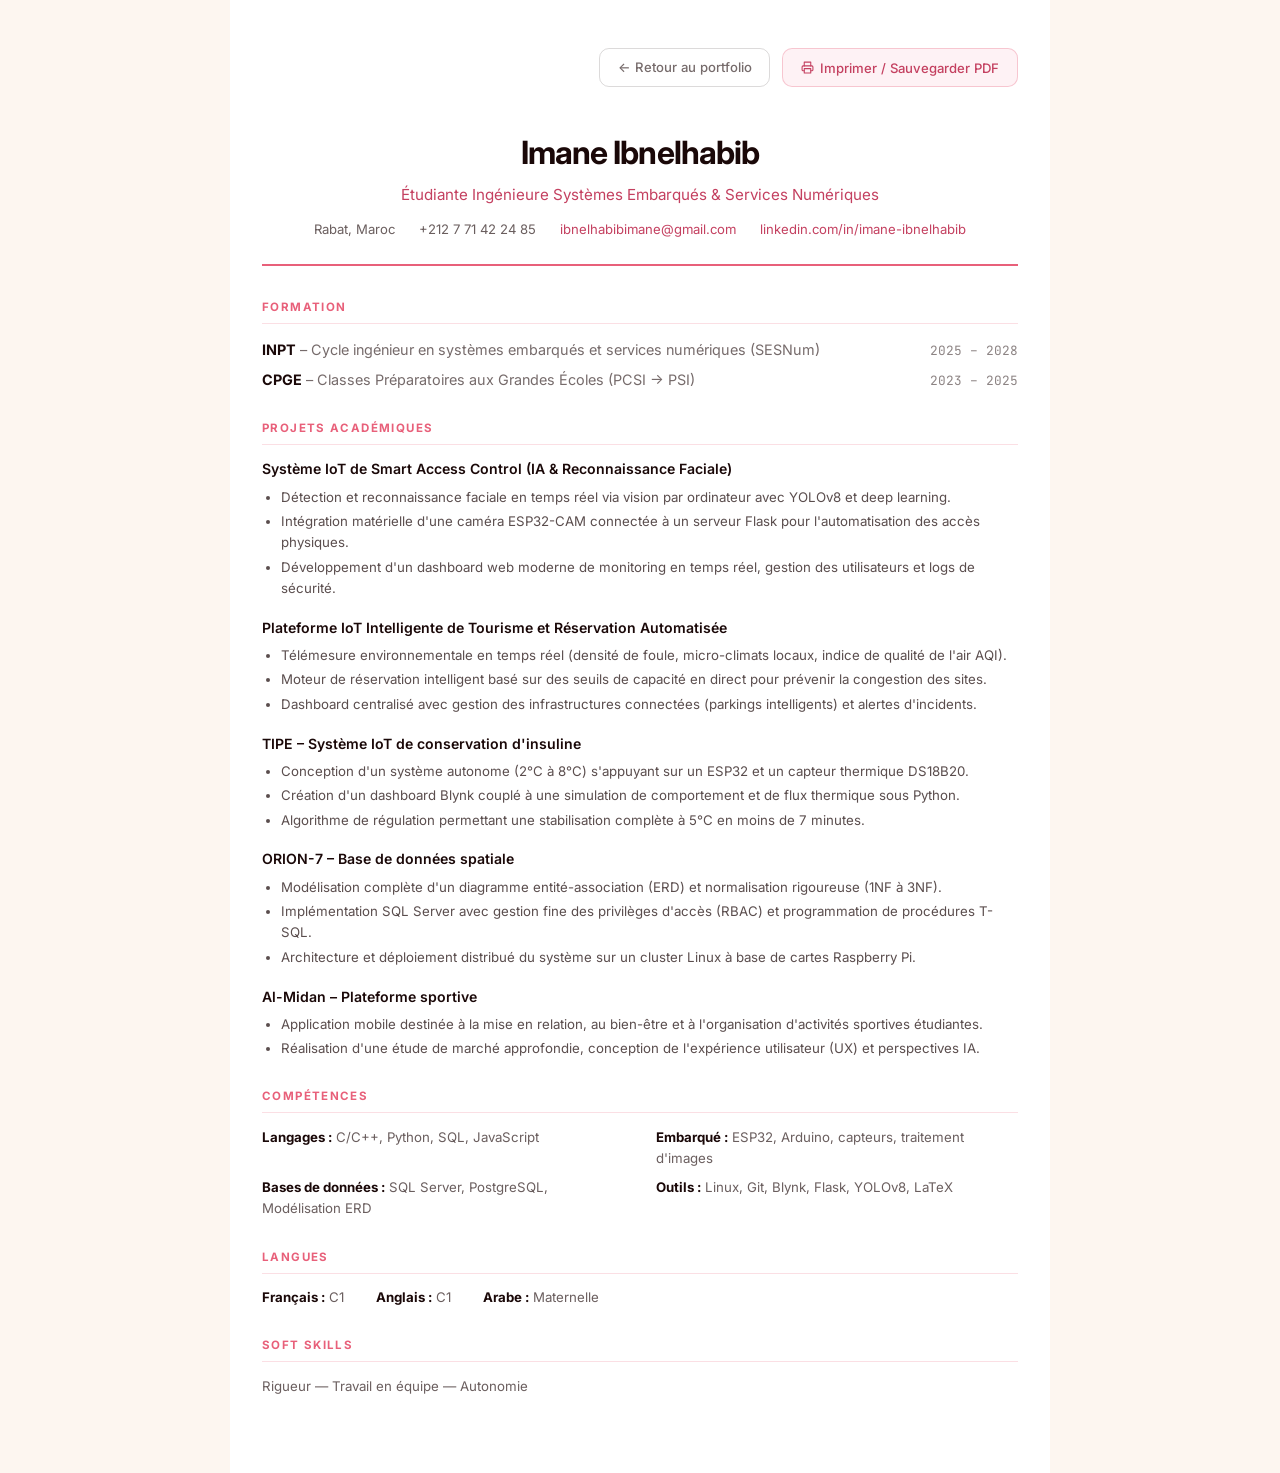
<file: static/cv/index.html>
<!DOCTYPE html>
<html lang="fr">
<head>
  <meta charset="UTF-8" />
  <meta name="viewport" content="width=device-width, initial-scale=1.0" />
  <title>CV — Imane Ibnelhabib</title>
  <link rel="preconnect" href="https://fonts.googleapis.com" />
  <link rel="preconnect" href="https://fonts.gstatic.com" crossorigin />
  <link href="https://fonts.googleapis.com/css2?family=Inter:wght@300;400;500;600;700&family=JetBrains+Mono:wght@400;500&display=swap" rel="stylesheet" />
  <style>
    *, *::before, *::after { box-sizing: border-box; margin: 0; padding: 0; }
    html { font-size: 16px; background: #fdf6f0; }
    body {
      font-family: 'Inter', sans-serif;
      color: #1a0808;
      line-height: 1.6;
      max-width: 820px;
      margin: 0 auto;
      padding: 3rem 2rem;
      background: #fff;
    }

    /* Print button */
    .cv-actions {
      display: flex;
      gap: 0.75rem;
      margin-bottom: 2.5rem;
      justify-content: flex-end;
    }
    .cv-btn {
      display: inline-flex;
      align-items: center;
      gap: 0.4rem;
      font-family: 'Inter', sans-serif;
      font-size: 0.82rem;
      font-weight: 500;
      padding: 0.5rem 1.1rem;
      border-radius: 10px;
      border: 1px solid rgba(232,96,122,0.3);
      background: rgba(232,96,122,0.08);
      color: #c44060;
      cursor: pointer;
      text-decoration: none;
      transition: all 0.2s ease;
    }
    .cv-btn:hover { background: rgba(232,96,122,0.16); }
    .cv-btn-back {
      border-color: rgba(26,8,8,0.15);
      background: transparent;
      color: rgba(26,8,8,0.6);
    }
    .cv-btn-back:hover { background: rgba(26,8,8,0.05); color: #1a0808; }

    /* Header */
    .cv-header { text-align: center; margin-bottom: 2rem; padding-bottom: 1.5rem; border-bottom: 2px solid #e8607a; }
    .cv-header h1 { font-size: 2rem; font-weight: 700; letter-spacing: -0.03em; color: #1a0808; margin-bottom: 0.3rem; }
    .cv-header .subtitle { font-size: 0.95rem; font-weight: 400; color: #c44060; margin-bottom: 0.75rem; }
    .cv-header .contacts {
      display: flex;
      flex-wrap: wrap;
      justify-content: center;
      gap: 0.5rem 1.5rem;
      font-size: 0.82rem;
      color: rgba(26,8,8,0.65);
    }
    .cv-header .contacts a { color: #c44060; text-decoration: none; }
    .cv-header .contacts a:hover { text-decoration: underline; }

    /* Sections */
    .cv-section { margin-bottom: 1.75rem; }
    .cv-section h2 {
      font-size: 0.72rem;
      font-weight: 700;
      letter-spacing: 0.12em;
      text-transform: uppercase;
      color: #e8607a;
      margin-bottom: 0.85rem;
      padding-bottom: 0.4rem;
      border-bottom: 1px solid rgba(232,96,122,0.2);
    }

    /* Formation */
    .formation-row {
      display: flex;
      justify-content: space-between;
      align-items: baseline;
      margin-bottom: 0.4rem;
    }
    .formation-row .school { font-weight: 600; font-size: 0.9rem; }
    .formation-row .school span { font-weight: 400; color: rgba(26,8,8,0.6); }
    .formation-row .years { font-size: 0.8rem; color: rgba(26,8,8,0.5); white-space: nowrap; font-family: 'JetBrains Mono', monospace; }

    /* Projects */
    .project { margin-bottom: 1.1rem; }
    .project h3 { font-size: 0.88rem; font-weight: 600; color: #1a0808; margin-bottom: 0.35rem; }
    .project ul { padding-left: 1.2rem; }
    .project ul li { font-size: 0.83rem; color: rgba(26,8,8,0.72); margin-bottom: 0.2rem; }

    /* Skills */
    .skills-grid {
      display: grid;
      grid-template-columns: repeat(2, 1fr);
      gap: 0.5rem 2rem;
    }
    .skill-row { font-size: 0.83rem; }
    .skill-row strong { color: #1a0808; }
    .skill-row span { color: rgba(26,8,8,0.65); }

    /* Languages */
    .lang-row {
      display: flex;
      gap: 2rem;
      font-size: 0.83rem;
    }
    .lang-row span strong { color: #1a0808; }
    .lang-row span { color: rgba(26,8,8,0.65); }

    /* Soft skills */
    .soft-skills { font-size: 0.83rem; color: rgba(26,8,8,0.65); }

    @media print {
      .cv-actions { display: none; }
      body { padding: 1.5rem; }
    }
    @media (max-width: 600px) {
      .formation-row { flex-direction: column; gap: 0.1rem; }
      .skills-grid { grid-template-columns: 1fr; }
      .lang-row { flex-wrap: wrap; gap: 0.75rem; }
    }
  </style>
</head>
<body>

  <div class="cv-actions">
    <a href="../" class="cv-btn cv-btn-back">← Retour au portfolio</a>
    <button class="cv-btn" onclick="window.print()">
      <svg width="13" height="13" viewBox="0 0 24 24" fill="none" stroke="currentColor" stroke-width="2" stroke-linecap="round" stroke-linejoin="round"><polyline points="6 9 6 2 18 2 18 9"/><path d="M6 18H4a2 2 0 0 1-2-2v-5a2 2 0 0 1 2-2h16a2 2 0 0 1 2 2v5a2 2 0 0 1-2 2h-2"/><rect x="6" y="14" width="12" height="8"/></svg>
      Imprimer / Sauvegarder PDF
    </button>
  </div>

  <div class="cv-header">
    <h1>Imane Ibnelhabib</h1>
    <p class="subtitle">Étudiante Ingénieure Systèmes Embarqués &amp; Services Numériques</p>
    <div class="contacts">
      <span>Rabat, Maroc</span>
      <span>+212 7 71 42 24 85</span>
      <a href="mailto:ibnelhabibimane@gmail.com">ibnelhabibimane@gmail.com</a>
      <a href="https://www.linkedin.com/in/imane-ibnelhabib-55a821388" target="_blank">linkedin.com/in/imane-ibnelhabib</a>
    </div>
  </div>

  <div class="cv-section">
    <h2>Formation</h2>
    <div class="formation-row">
      <div class="school"><strong>INPT</strong> <span>– Cycle ingénieur en systèmes embarqués et services numériques (SESNum)</span></div>
      <div class="years">2025 – 2028</div>
    </div>
    <div class="formation-row">
      <div class="school"><strong>CPGE</strong> <span>– Classes Préparatoires aux Grandes Écoles (PCSI → PSI)</span></div>
      <div class="years">2023 – 2025</div>
    </div>
  </div>

  <div class="cv-section">
    <h2>Projets Académiques</h2>

    <div class="project">
      <h3>Système IoT de Smart Access Control (IA &amp; Reconnaissance Faciale)</h3>
      <ul>
        <li>Détection et reconnaissance faciale en temps réel via vision par ordinateur avec YOLOv8 et deep learning.</li>
        <li>Intégration matérielle d'une caméra ESP32-CAM connectée à un serveur Flask pour l'automatisation des accès physiques.</li>
        <li>Développement d'un dashboard web moderne de monitoring en temps réel, gestion des utilisateurs et logs de sécurité.</li>
      </ul>
    </div>

    <div class="project">
      <h3>Plateforme IoT Intelligente de Tourisme et Réservation Automatisée</h3>
      <ul>
        <li>Télémesure environnementale en temps réel (densité de foule, micro-climats locaux, indice de qualité de l'air AQI).</li>
        <li>Moteur de réservation intelligent basé sur des seuils de capacité en direct pour prévenir la congestion des sites.</li>
        <li>Dashboard centralisé avec gestion des infrastructures connectées (parkings intelligents) et alertes d'incidents.</li>
      </ul>
    </div>

    <div class="project">
      <h3>TIPE – Système IoT de conservation d'insuline</h3>
      <ul>
        <li>Conception d'un système autonome (2°C à 8°C) s'appuyant sur un ESP32 et un capteur thermique DS18B20.</li>
        <li>Création d'un dashboard Blynk couplé à une simulation de comportement et de flux thermique sous Python.</li>
        <li>Algorithme de régulation permettant une stabilisation complète à 5°C en moins de 7 minutes.</li>
      </ul>
    </div>

    <div class="project">
      <h3>ORION-7 – Base de données spatiale</h3>
      <ul>
        <li>Modélisation complète d'un diagramme entité-association (ERD) et normalisation rigoureuse (1NF à 3NF).</li>
        <li>Implémentation SQL Server avec gestion fine des privilèges d'accès (RBAC) et programmation de procédures T-SQL.</li>
        <li>Architecture et déploiement distribué du système sur un cluster Linux à base de cartes Raspberry Pi.</li>
      </ul>
    </div>

    <div class="project">
      <h3>Al-Midan – Plateforme sportive</h3>
      <ul>
        <li>Application mobile destinée à la mise en relation, au bien-être et à l'organisation d'activités sportives étudiantes.</li>
        <li>Réalisation d'une étude de marché approfondie, conception de l'expérience utilisateur (UX) et perspectives IA.</li>
      </ul>
    </div>
  </div>

  <div class="cv-section">
    <h2>Compétences</h2>
    <div class="skills-grid">
      <div class="skill-row"><strong>Langages :</strong> <span>C/C++, Python, SQL, JavaScript</span></div>
      <div class="skill-row"><strong>Embarqué :</strong> <span>ESP32, Arduino, capteurs, traitement d'images</span></div>
      <div class="skill-row"><strong>Bases de données :</strong> <span>SQL Server, PostgreSQL, Modélisation ERD</span></div>
      <div class="skill-row"><strong>Outils :</strong> <span>Linux, Git, Blynk, Flask, YOLOv8, LaTeX</span></div>
    </div>
  </div>

  <div class="cv-section">
    <h2>Langues</h2>
    <div class="lang-row">
      <span><strong>Français :</strong> C1</span>
      <span><strong>Anglais :</strong> C1</span>
      <span><strong>Arabe :</strong> Maternelle</span>
    </div>
  </div>

  <div class="cv-section">
    <h2>Soft Skills</h2>
    <p class="soft-skills">Rigueur — Travail en équipe — Autonomie</p>
  </div>

</body>
</html>
</file>
